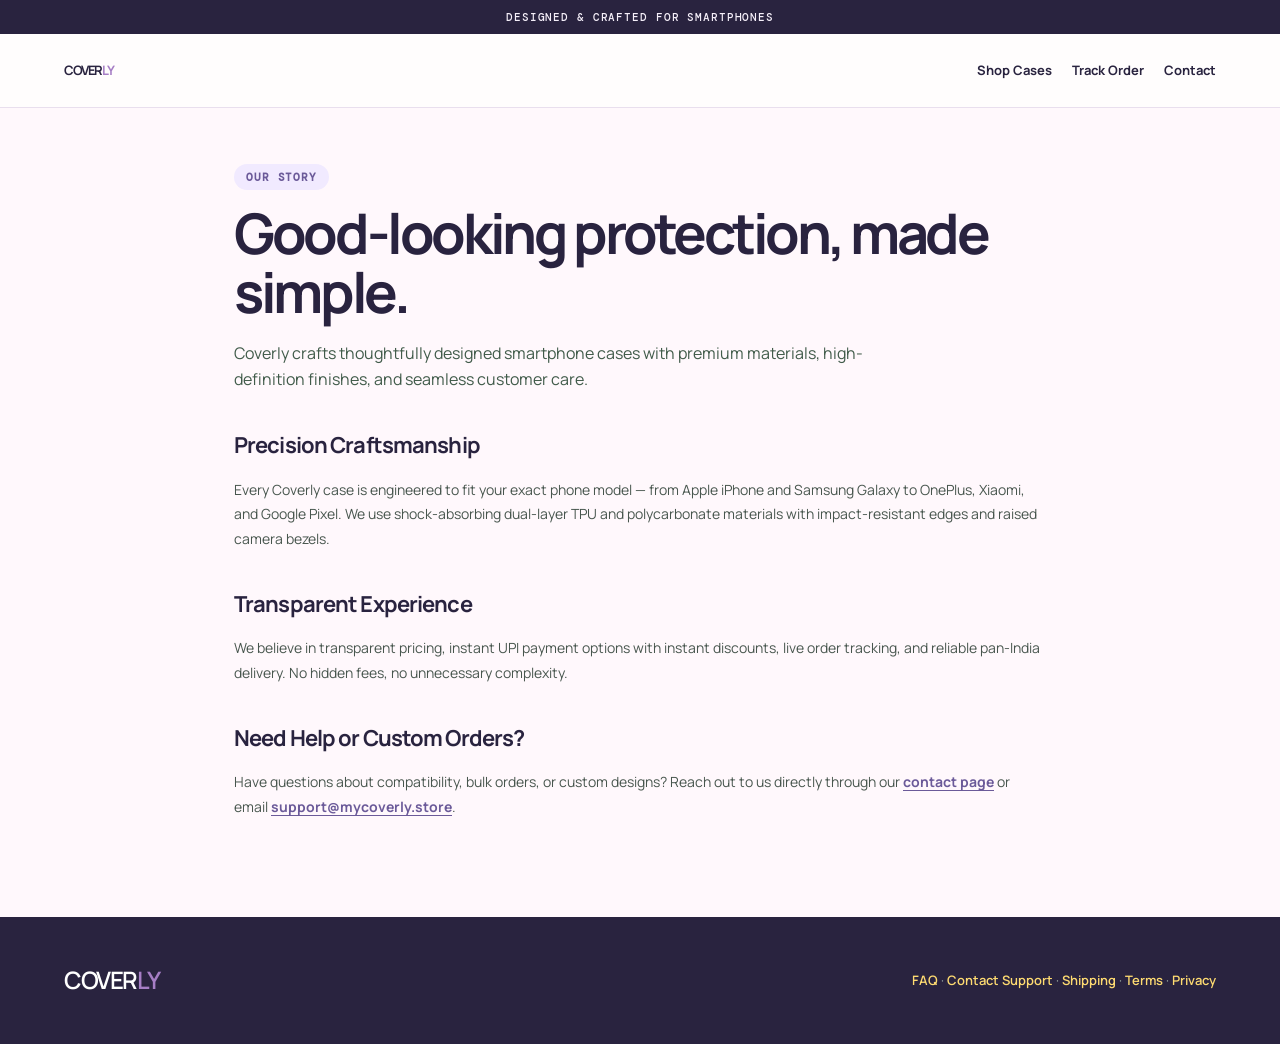
<file: pages/about.html>
<!doctype html>
<html lang="en">
<head>
  <meta charset="utf-8">
  <meta name="viewport" content="width=device-width,initial-scale=1">
  <title>About Us — Coverly</title>
  <link rel="stylesheet" href="page.css">
  <script src="../security.js" defer></script>
</head>
<body>
  <div class="bar">DESIGNED & CRAFTED FOR SMARTPHONES</div>
  <nav class="nav">
    <a class="logo" href="../index.html">COVER<i>LY</i></a>
    <div class="nav-links">
      <a href="../index.html#shop">Shop Cases</a>
      <a href="track-order.html">Track Order</a>
      <a href="contact.html">Contact</a>
    </div>
  </nav>

  <main class="wrap">
    <p class="kicker">Our Story</p>
    <h1>Good-looking protection, made simple.</h1>
    <p class="intro">Coverly crafts thoughtfully designed smartphone cases with premium materials, high-definition finishes, and seamless customer care.</p>

    <div class="content">
      <h2>Precision Craftsmanship</h2>
      <p>Every Coverly case is engineered to fit your exact phone model — from Apple iPhone and Samsung Galaxy to OnePlus, Xiaomi, and Google Pixel. We use shock-absorbing dual-layer TPU and polycarbonate materials with impact-resistant edges and raised camera bezels.</p>

      <h2>Transparent Experience</h2>
      <p>We believe in transparent pricing, instant UPI payment options with instant discounts, live order tracking, and reliable pan-India delivery. No hidden fees, no unnecessary complexity.</p>

      <h2>Need Help or Custom Orders?</h2>
      <p>Have questions about compatibility, bulk orders, or custom designs? Reach out to us directly through our <a href="contact.html">contact page</a> or email <a href="mailto:support@mycoverly.store">support@mycoverly.store</a>.</p>
    </div>
  </main>

  <footer class="footer">
    <a class="logo" href="../index.html">COVER<i>LY</i></a>
    <p><a href="faq.html">FAQ</a> · <a href="contact.html">Contact Support</a> · <a href="shipping.html">Shipping</a> · <a href="terms.html">Terms</a> · <a href="privacy.html">Privacy</a></p>
  </footer>
</body>
</html>
</file>
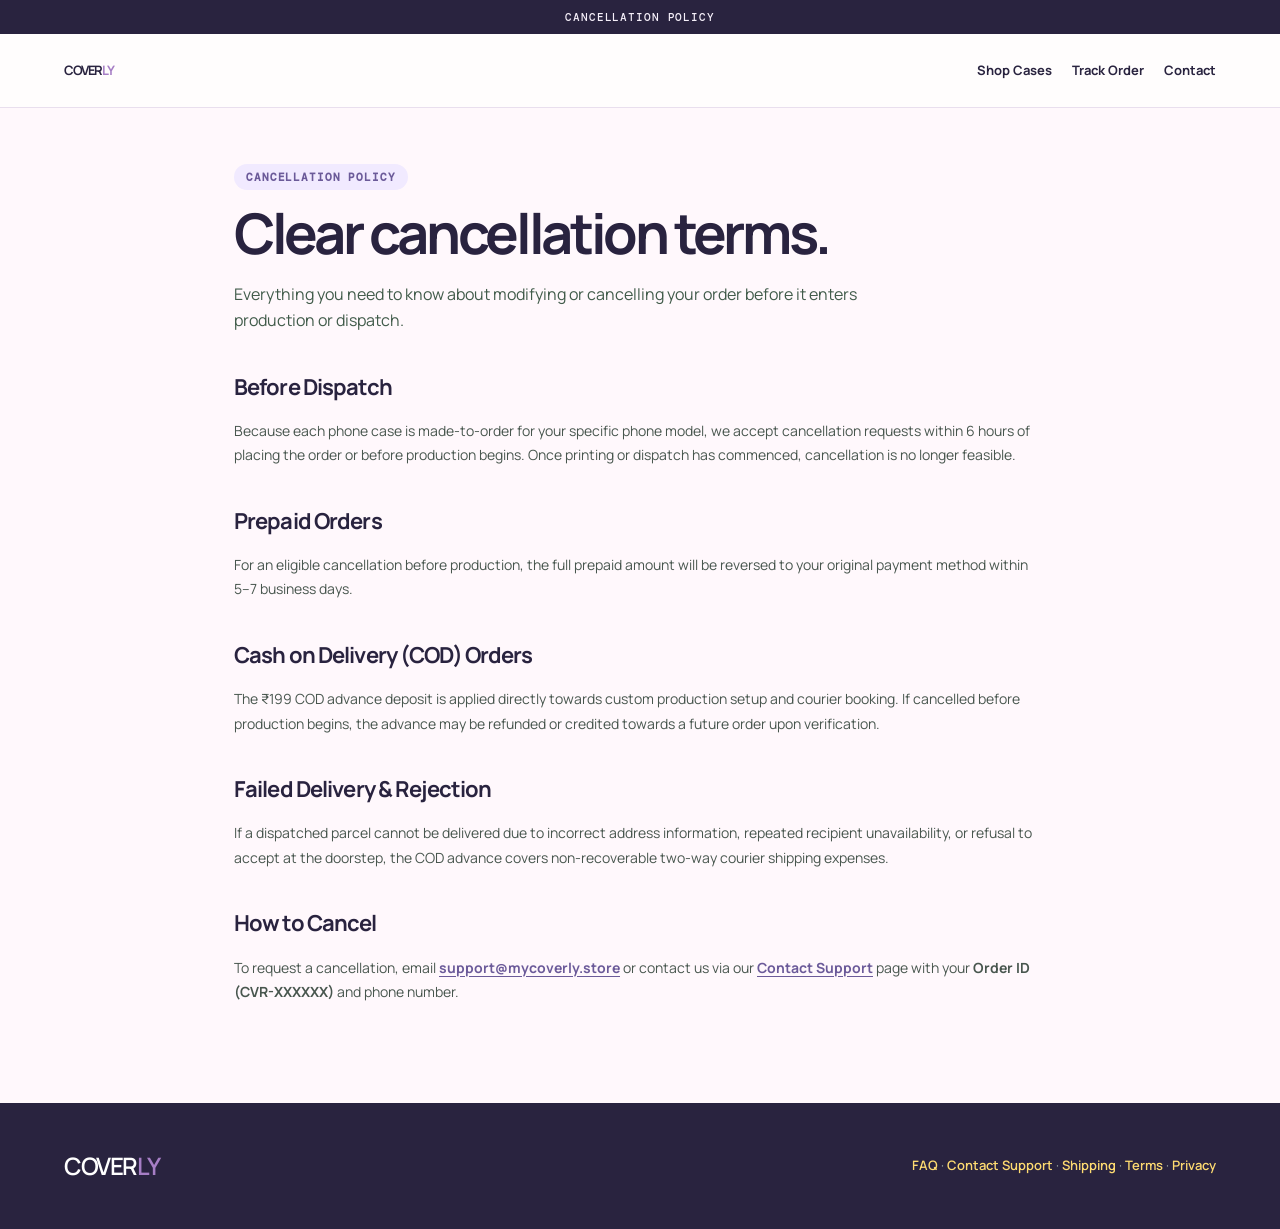
<file: pages/cancellation.html>
<!doctype html>
<html lang="en">
<head>
  <meta charset="utf-8">
  <meta name="viewport" content="width=device-width,initial-scale=1">
  <title>Cancellation Policy — Coverly</title>
  <link rel="stylesheet" href="page.css">
  <script src="../security.js" defer></script>
</head>
<body>
  <div class="bar">CANCELLATION POLICY</div>
  <nav class="nav">
    <a class="logo" href="../index.html">COVER<i>LY</i></a>
    <div class="nav-links">
      <a href="../index.html#shop">Shop Cases</a>
      <a href="track-order.html">Track Order</a>
      <a href="contact.html">Contact</a>
    </div>
  </nav>

  <main class="wrap">
    <p class="kicker">Cancellation Policy</p>
    <h1>Clear cancellation terms.</h1>
    <p class="intro">Everything you need to know about modifying or cancelling your order before it enters production or dispatch.</p>

    <div class="content">
      <h2>Before Dispatch</h2>
      <p>Because each phone case is made-to-order for your specific phone model, we accept cancellation requests within 6 hours of placing the order or before production begins. Once printing or dispatch has commenced, cancellation is no longer feasible.</p>

      <h2>Prepaid Orders</h2>
      <p>For an eligible cancellation before production, the full prepaid amount will be reversed to your original payment method within 5–7 business days.</p>

      <h2>Cash on Delivery (COD) Orders</h2>
      <p>The ₹199 COD advance deposit is applied directly towards custom production setup and courier booking. If cancelled before production begins, the advance may be refunded or credited towards a future order upon verification.</p>

      <h2>Failed Delivery & Rejection</h2>
      <p>If a dispatched parcel cannot be delivered due to incorrect address information, repeated recipient unavailability, or refusal to accept at the doorstep, the COD advance covers non-recoverable two-way courier shipping expenses.</p>

      <h2>How to Cancel</h2>
      <p>To request a cancellation, email <a href="mailto:support@mycoverly.store">support@mycoverly.store</a> or contact us via our <a href="contact.html">Contact Support</a> page with your <b>Order ID (CVR-XXXXXX)</b> and phone number.</p>
    </div>
  </main>

  <footer class="footer">
    <a class="logo" href="../index.html">COVER<i>LY</i></a>
    <p><a href="faq.html">FAQ</a> · <a href="contact.html">Contact Support</a> · <a href="shipping.html">Shipping</a> · <a href="terms.html">Terms</a> · <a href="privacy.html">Privacy</a></p>
  </footer>
</body>
</html>
</file>
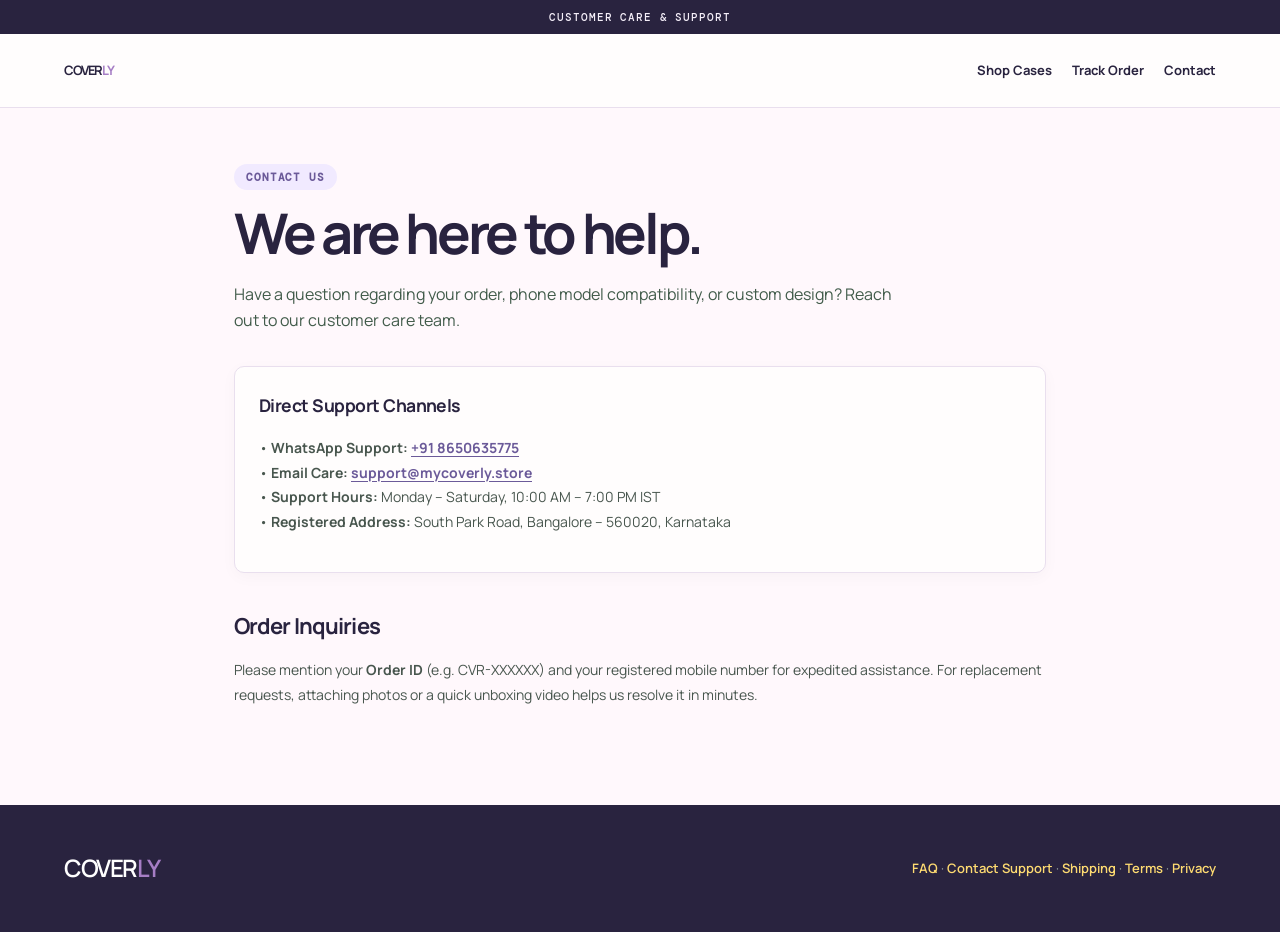
<file: pages/contact.html>
<!doctype html>
<html lang="en">
<head>
  <meta charset="utf-8">
  <meta name="viewport" content="width=device-width,initial-scale=1">
  <title>Contact Customer Care — Coverly</title>
  <link rel="stylesheet" href="page.css">
  <script src="../security.js" defer></script>
</head>
<body>
  <div class="bar">CUSTOMER CARE & SUPPORT</div>
  <nav class="nav">
    <a class="logo" href="../index.html">COVER<i>LY</i></a>
    <div class="nav-links">
      <a href="../index.html#shop">Shop Cases</a>
      <a href="track-order.html">Track Order</a>
      <a href="contact.html">Contact</a>
    </div>
  </nav>

  <main class="wrap">
    <p class="kicker">Contact Us</p>
    <h1>We are here to help.</h1>
    <p class="intro">Have a question regarding your order, phone model compatibility, or custom design? Reach out to our customer care team.</p>

    <div class="card">
      <h3>Direct Support Channels</h3>
      <p>
        • <b>WhatsApp Support:</b> <a href="https://wa.me/918650635775" target="_blank">+91 8650635775</a><br>
        • <b>Email Care:</b> <a href="mailto:support@mycoverly.store">support@mycoverly.store</a><br>
        • <b>Support Hours:</b> Monday – Saturday, 10:00 AM – 7:00 PM IST<br>
        • <b>Registered Address:</b> South Park Road, Bangalore – 560020, Karnataka
      </p>
    </div>

    <div class="content">
      <h2>Order Inquiries</h2>
      <p>Please mention your <b>Order ID</b> (e.g. CVR-XXXXXX) and your registered mobile number for expedited assistance. For replacement requests, attaching photos or a quick unboxing video helps us resolve it in minutes.</p>
    </div>
  </main>

  <footer class="footer">
    <a class="logo" href="../index.html">COVER<i>LY</i></a>
    <p><a href="faq.html">FAQ</a> · <a href="contact.html">Contact Support</a> · <a href="shipping.html">Shipping</a> · <a href="terms.html">Terms</a> · <a href="privacy.html">Privacy</a></p>
  </footer>
</body>
</html>
</file>
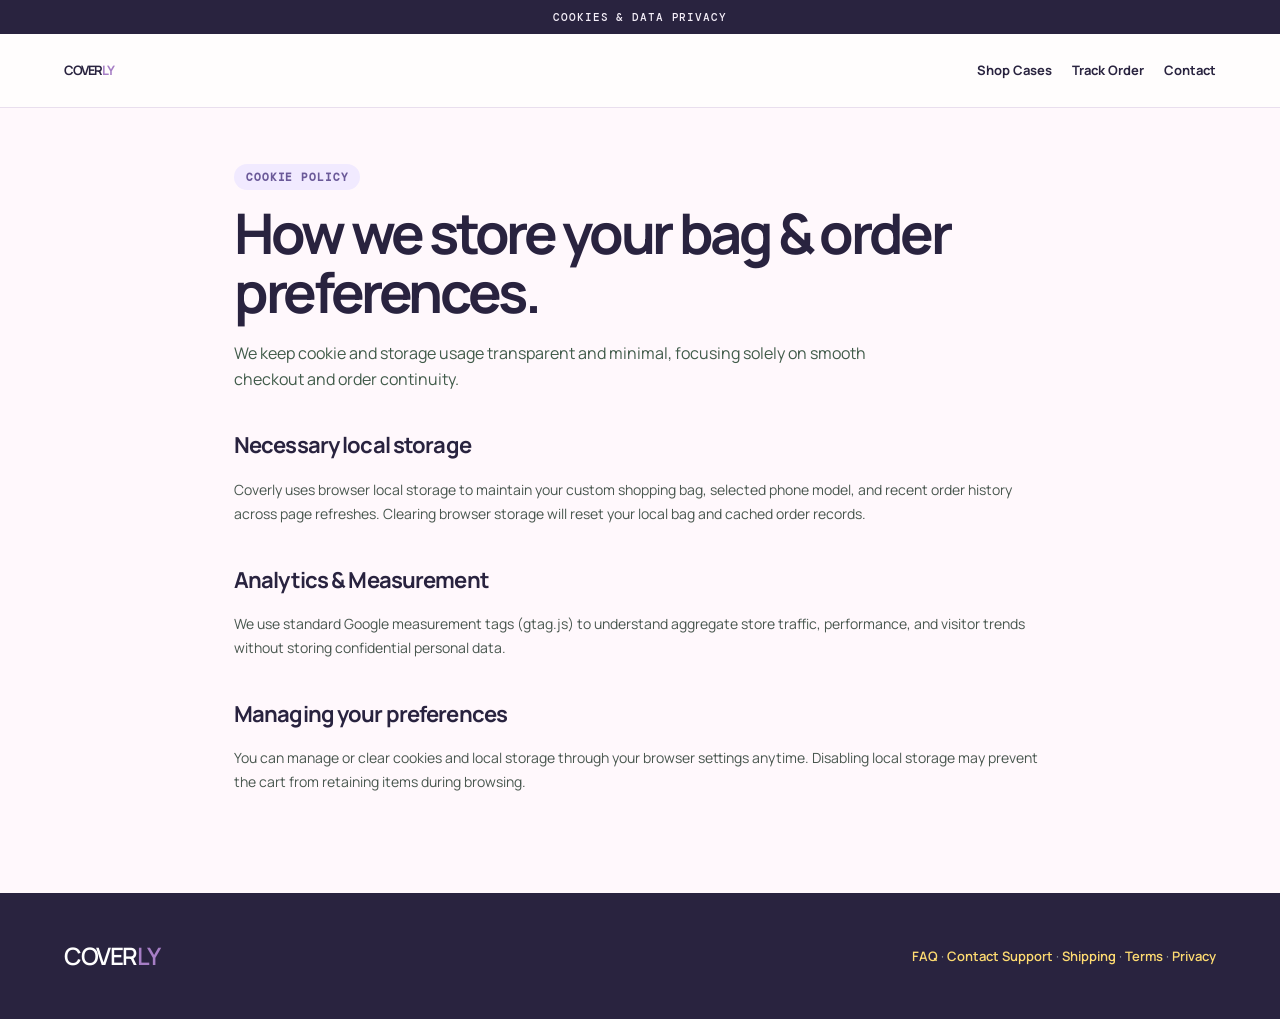
<file: pages/cookies.html>
<!doctype html>
<html lang="en">
<head>
  <meta charset="utf-8">
  <meta name="viewport" content="width=device-width,initial-scale=1">
  <title>Cookies & Local Storage — Coverly</title>
  <link rel="stylesheet" href="page.css">
  <script src="../security.js" defer></script>
</head>
<body>
  <div class="bar">COOKIES & DATA PRIVACY</div>
  <nav class="nav">
    <a class="logo" href="../index.html">COVER<i>LY</i></a>
    <div class="nav-links">
      <a href="../index.html#shop">Shop Cases</a>
      <a href="track-order.html">Track Order</a>
      <a href="contact.html">Contact</a>
    </div>
  </nav>

  <main class="wrap">
    <p class="kicker">Cookie Policy</p>
    <h1>How we store your bag & order preferences.</h1>
    <p class="intro">We keep cookie and storage usage transparent and minimal, focusing solely on smooth checkout and order continuity.</p>

    <div class="content">
      <h2>Necessary local storage</h2>
      <p>Coverly uses browser local storage to maintain your custom shopping bag, selected phone model, and recent order history across page refreshes. Clearing browser storage will reset your local bag and cached order records.</p>

      <h2>Analytics & Measurement</h2>
      <p>We use standard Google measurement tags (gtag.js) to understand aggregate store traffic, performance, and visitor trends without storing confidential personal data.</p>

      <h2>Managing your preferences</h2>
      <p>You can manage or clear cookies and local storage through your browser settings anytime. Disabling local storage may prevent the cart from retaining items during browsing.</p>
    </div>
  </main>

  <footer class="footer">
    <a class="logo" href="../index.html">COVER<i>LY</i></a>
    <p><a href="faq.html">FAQ</a> · <a href="contact.html">Contact Support</a> · <a href="shipping.html">Shipping</a> · <a href="terms.html">Terms</a> · <a href="privacy.html">Privacy</a></p>
  </footer>
</body>
</html>
</file>
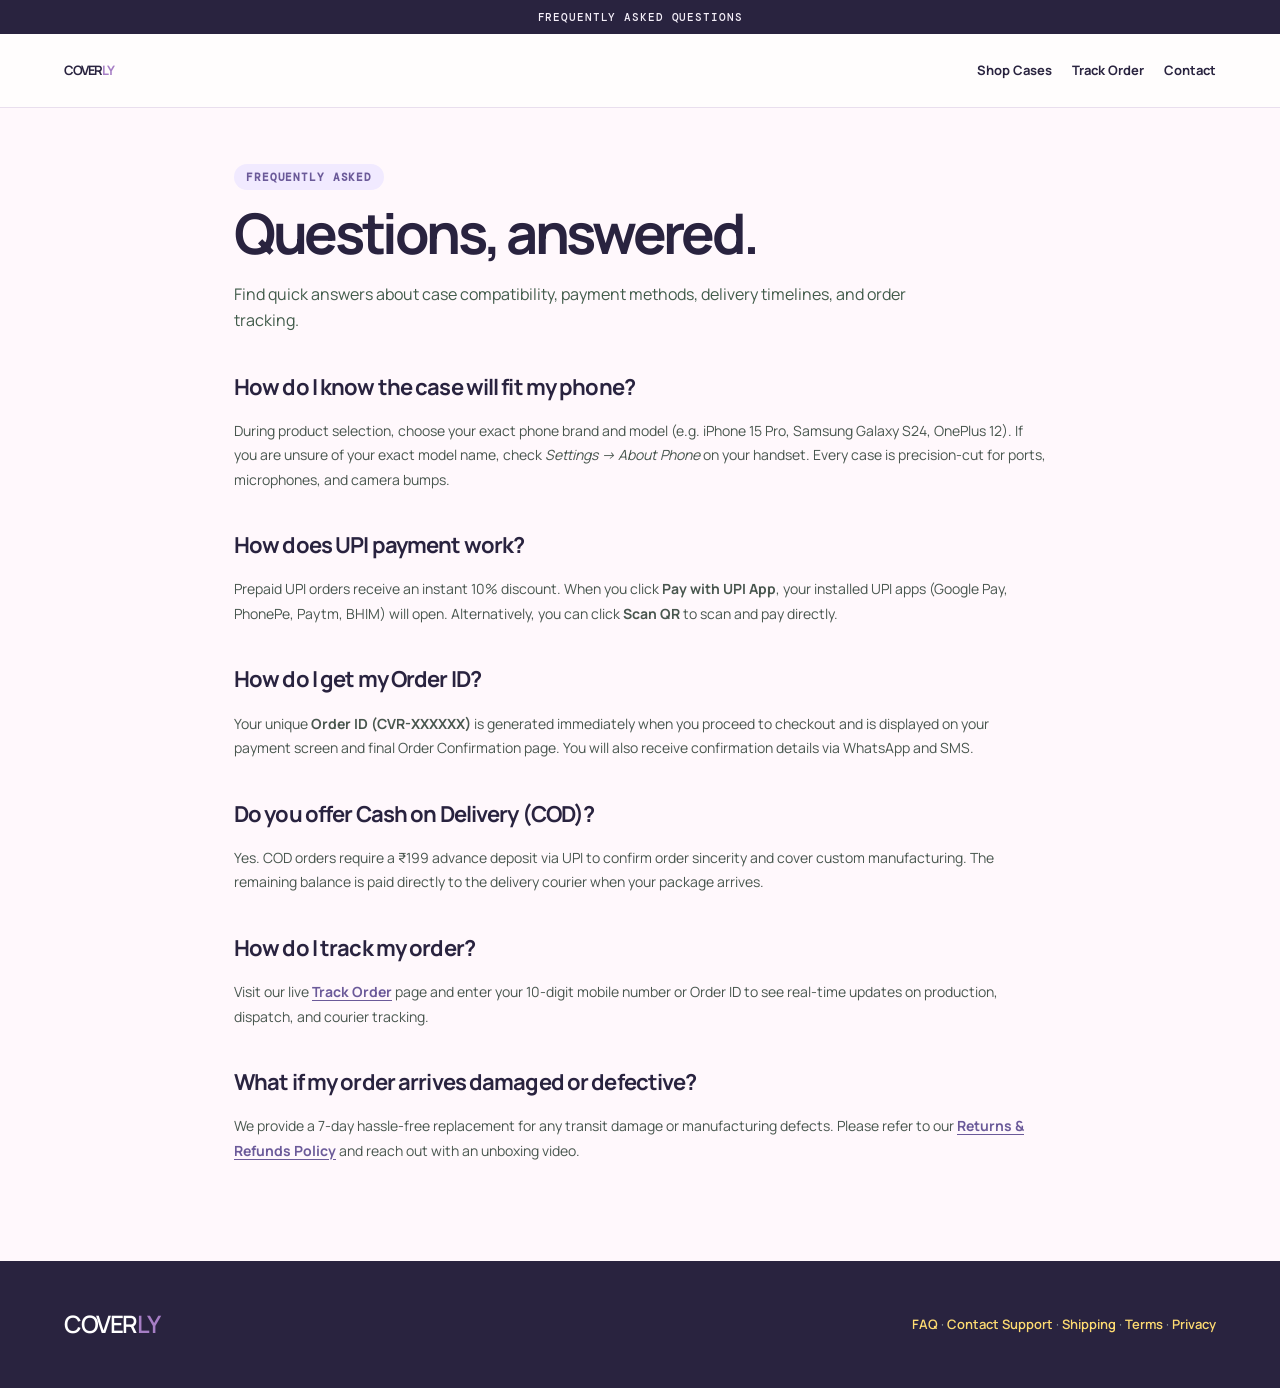
<file: pages/faq.html>
<!doctype html>
<html lang="en">
<head>
  <meta charset="utf-8">
  <meta name="viewport" content="width=device-width,initial-scale=1">
  <title>Frequently Asked Questions — Coverly</title>
  <link rel="stylesheet" href="page.css">
  <script src="../security.js" defer></script>
</head>
<body>
  <div class="bar">FREQUENTLY ASKED QUESTIONS</div>
  <nav class="nav">
    <a class="logo" href="../index.html">COVER<i>LY</i></a>
    <div class="nav-links">
      <a href="../index.html#shop">Shop Cases</a>
      <a href="track-order.html">Track Order</a>
      <a href="contact.html">Contact</a>
    </div>
  </nav>

  <main class="wrap">
    <p class="kicker">Frequently Asked</p>
    <h1>Questions, answered.</h1>
    <p class="intro">Find quick answers about case compatibility, payment methods, delivery timelines, and order tracking.</p>

    <div class="content">
      <h2>How do I know the case will fit my phone?</h2>
      <p>During product selection, choose your exact phone brand and model (e.g. iPhone 15 Pro, Samsung Galaxy S24, OnePlus 12). If you are unsure of your exact model name, check <i>Settings → About Phone</i> on your handset. Every case is precision-cut for ports, microphones, and camera bumps.</p>

      <h2>How does UPI payment work?</h2>
      <p>Prepaid UPI orders receive an instant 10% discount. When you click <b>Pay with UPI App</b>, your installed UPI apps (Google Pay, PhonePe, Paytm, BHIM) will open. Alternatively, you can click <b>Scan QR</b> to scan and pay directly.</p>

      <h2>How do I get my Order ID?</h2>
      <p>Your unique <b>Order ID (CVR-XXXXXX)</b> is generated immediately when you proceed to checkout and is displayed on your payment screen and final Order Confirmation page. You will also receive confirmation details via WhatsApp and SMS.</p>

      <h2>Do you offer Cash on Delivery (COD)?</h2>
      <p>Yes. COD orders require a ₹199 advance deposit via UPI to confirm order sincerity and cover custom manufacturing. The remaining balance is paid directly to the delivery courier when your package arrives.</p>

      <h2>How do I track my order?</h2>
      <p>Visit our live <a href="track-order.html">Track Order</a> page and enter your 10-digit mobile number or Order ID to see real-time updates on production, dispatch, and courier tracking.</p>

      <h2>What if my order arrives damaged or defective?</h2>
      <p>We provide a 7-day hassle-free replacement for any transit damage or manufacturing defects. Please refer to our <a href="returns-refunds.html">Returns & Refunds Policy</a> and reach out with an unboxing video.</p>
    </div>
  </main>

  <footer class="footer">
    <a class="logo" href="../index.html">COVER<i>LY</i></a>
    <p><a href="faq.html">FAQ</a> · <a href="contact.html">Contact Support</a> · <a href="shipping.html">Shipping</a> · <a href="terms.html">Terms</a> · <a href="privacy.html">Privacy</a></p>
  </footer>
</body>
</html>
</file>
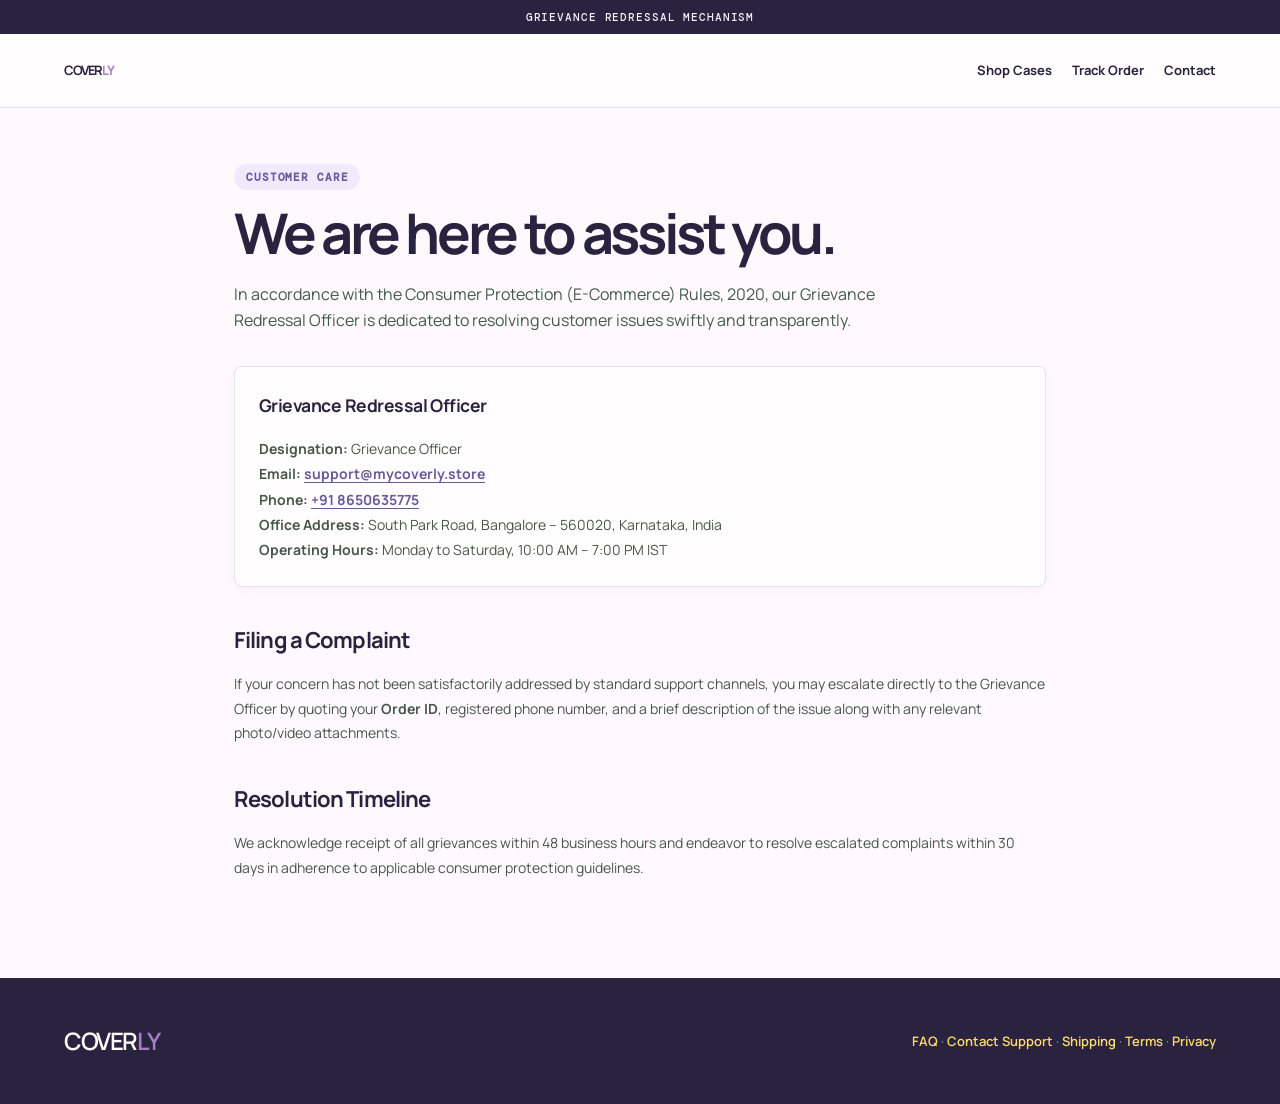
<file: pages/grievance-redressal.html>
<!doctype html>
<html lang="en">
<head>
  <meta charset="utf-8">
  <meta name="viewport" content="width=device-width,initial-scale=1">
  <title>Grievance Redressal — Coverly</title>
  <link rel="stylesheet" href="page.css">
  <script src="../security.js" defer></script>
</head>
<body>
  <div class="bar">GRIEVANCE REDRESSAL MECHANISM</div>
  <nav class="nav">
    <a class="logo" href="../index.html">COVER<i>LY</i></a>
    <div class="nav-links">
      <a href="../index.html#shop">Shop Cases</a>
      <a href="track-order.html">Track Order</a>
      <a href="contact.html">Contact</a>
    </div>
  </nav>

  <main class="wrap">
    <p class="kicker">Customer Care</p>
    <h1>We are here to assist you.</h1>
    <p class="intro">In accordance with the Consumer Protection (E-Commerce) Rules, 2020, our Grievance Redressal Officer is dedicated to resolving customer issues swiftly and transparently.</p>

    <div class="card" style="background: var(--paper); border: 1px solid var(--line); border-radius: 8px; padding: 24px; margin: 24px 0;">
      <h3 style="margin-top: 0; color: var(--ink);">Grievance Redressal Officer</h3>
      <p style="line-height: 1.8; margin-bottom: 0;">
        <b>Designation:</b> Grievance Officer<br>
        <b>Email:</b> <a href="mailto:support@mycoverly.store">support@mycoverly.store</a><br>
        <b>Phone:</b> <a href="tel:+918650635775">+91 8650635775</a><br>
        <b>Office Address:</b> South Park Road, Bangalore – 560020, Karnataka, India<br>
        <b>Operating Hours:</b> Monday to Saturday, 10:00 AM – 7:00 PM IST
      </p>
    </div>

    <div class="content">
      <h2>Filing a Complaint</h2>
      <p>If your concern has not been satisfactorily addressed by standard support channels, you may escalate directly to the Grievance Officer by quoting your <b>Order ID</b>, registered phone number, and a brief description of the issue along with any relevant photo/video attachments.</p>

      <h2>Resolution Timeline</h2>
      <p>We acknowledge receipt of all grievances within 48 business hours and endeavor to resolve escalated complaints within 30 days in adherence to applicable consumer protection guidelines.</p>
    </div>
  </main>

  <footer class="footer">
    <a class="logo" href="../index.html">COVER<i>LY</i></a>
    <p><a href="faq.html">FAQ</a> · <a href="contact.html">Contact Support</a> · <a href="shipping.html">Shipping</a> · <a href="terms.html">Terms</a> · <a href="privacy.html">Privacy</a></p>
  </footer>
</body>
</html>
</file>
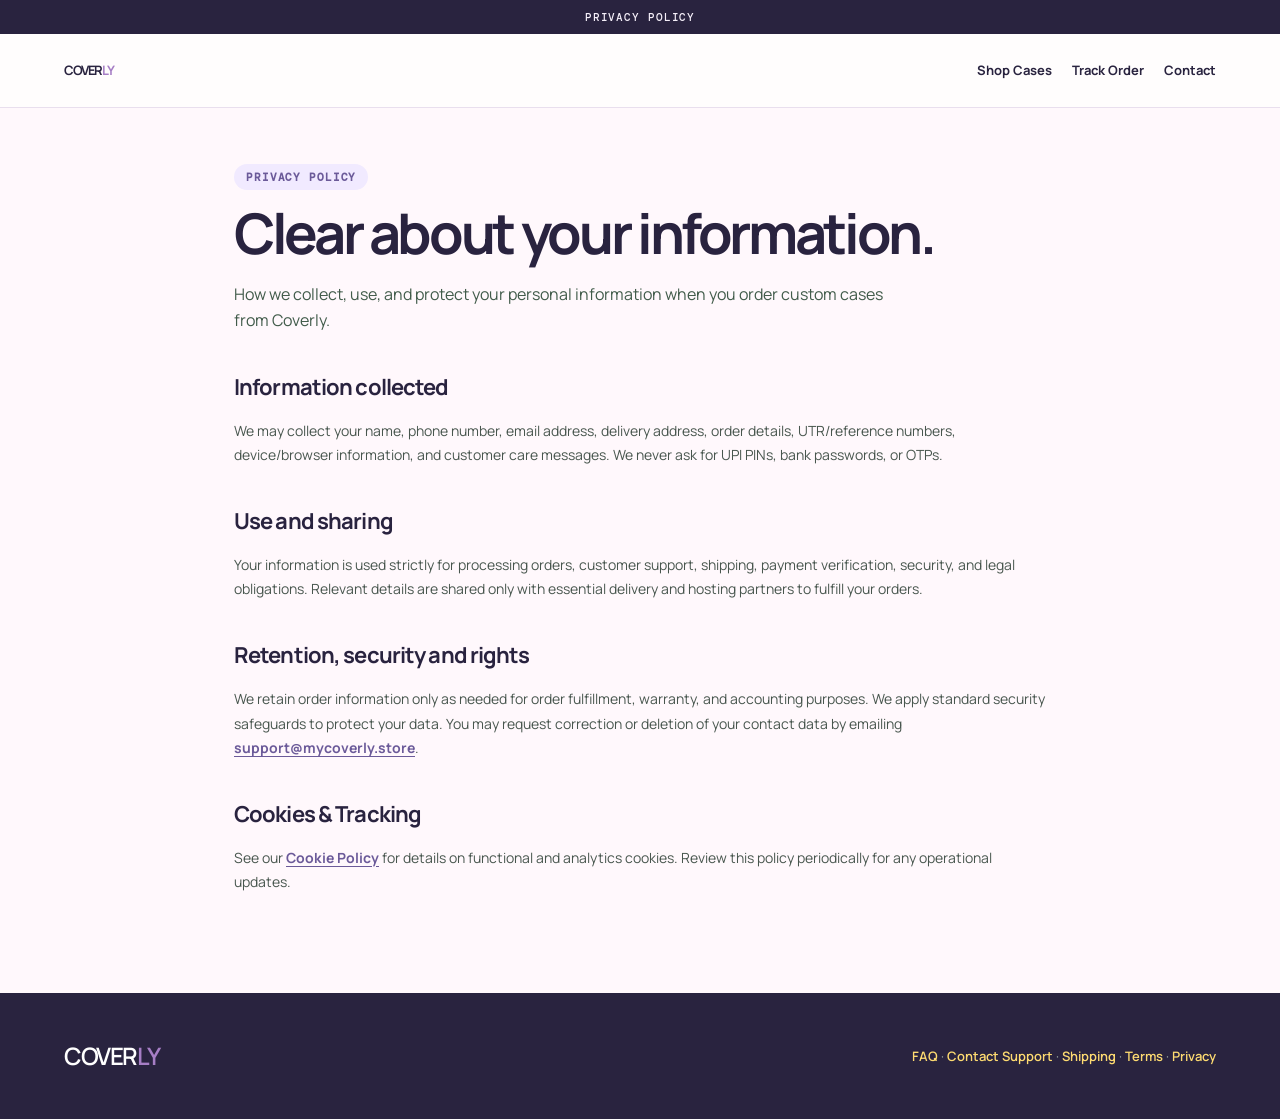
<file: pages/privacy.html>
<!doctype html>
<html lang="en">
<head>
  <meta charset="utf-8">
  <meta name="viewport" content="width=device-width,initial-scale=1">
  <title>Privacy Policy — Coverly</title>
  <link rel="stylesheet" href="page.css">
  <script src="../security.js" defer></script>
</head>
<body>
  <div class="bar">PRIVACY POLICY</div>
  <nav class="nav">
    <a class="logo" href="../index.html">COVER<i>LY</i></a>
    <div class="nav-links">
      <a href="../index.html#shop">Shop Cases</a>
      <a href="track-order.html">Track Order</a>
      <a href="contact.html">Contact</a>
    </div>
  </nav>

  <main class="wrap">
    <p class="kicker">Privacy Policy</p>
    <h1>Clear about your information.</h1>
    <p class="intro">How we collect, use, and protect your personal information when you order custom cases from Coverly.</p>

    <div class="content">
      <h2>Information collected</h2>
      <p>We may collect your name, phone number, email address, delivery address, order details, UTR/reference numbers, device/browser information, and customer care messages. We never ask for UPI PINs, bank passwords, or OTPs.</p>

      <h2>Use and sharing</h2>
      <p>Your information is used strictly for processing orders, customer support, shipping, payment verification, security, and legal obligations. Relevant details are shared only with essential delivery and hosting partners to fulfill your orders.</p>

      <h2>Retention, security and rights</h2>
      <p>We retain order information only as needed for order fulfillment, warranty, and accounting purposes. We apply standard security safeguards to protect your data. You may request correction or deletion of your contact data by emailing <a href="mailto:support@mycoverly.store">support@mycoverly.store</a>.</p>

      <h2>Cookies & Tracking</h2>
      <p>See our <a href="cookies.html">Cookie Policy</a> for details on functional and analytics cookies. Review this policy periodically for any operational updates.</p>
    </div>
  </main>

  <footer class="footer">
    <a class="logo" href="../index.html">COVER<i>LY</i></a>
    <p><a href="faq.html">FAQ</a> · <a href="contact.html">Contact Support</a> · <a href="shipping.html">Shipping</a> · <a href="terms.html">Terms</a> · <a href="privacy.html">Privacy</a></p>
  </footer>
</body>
</html>
</file>
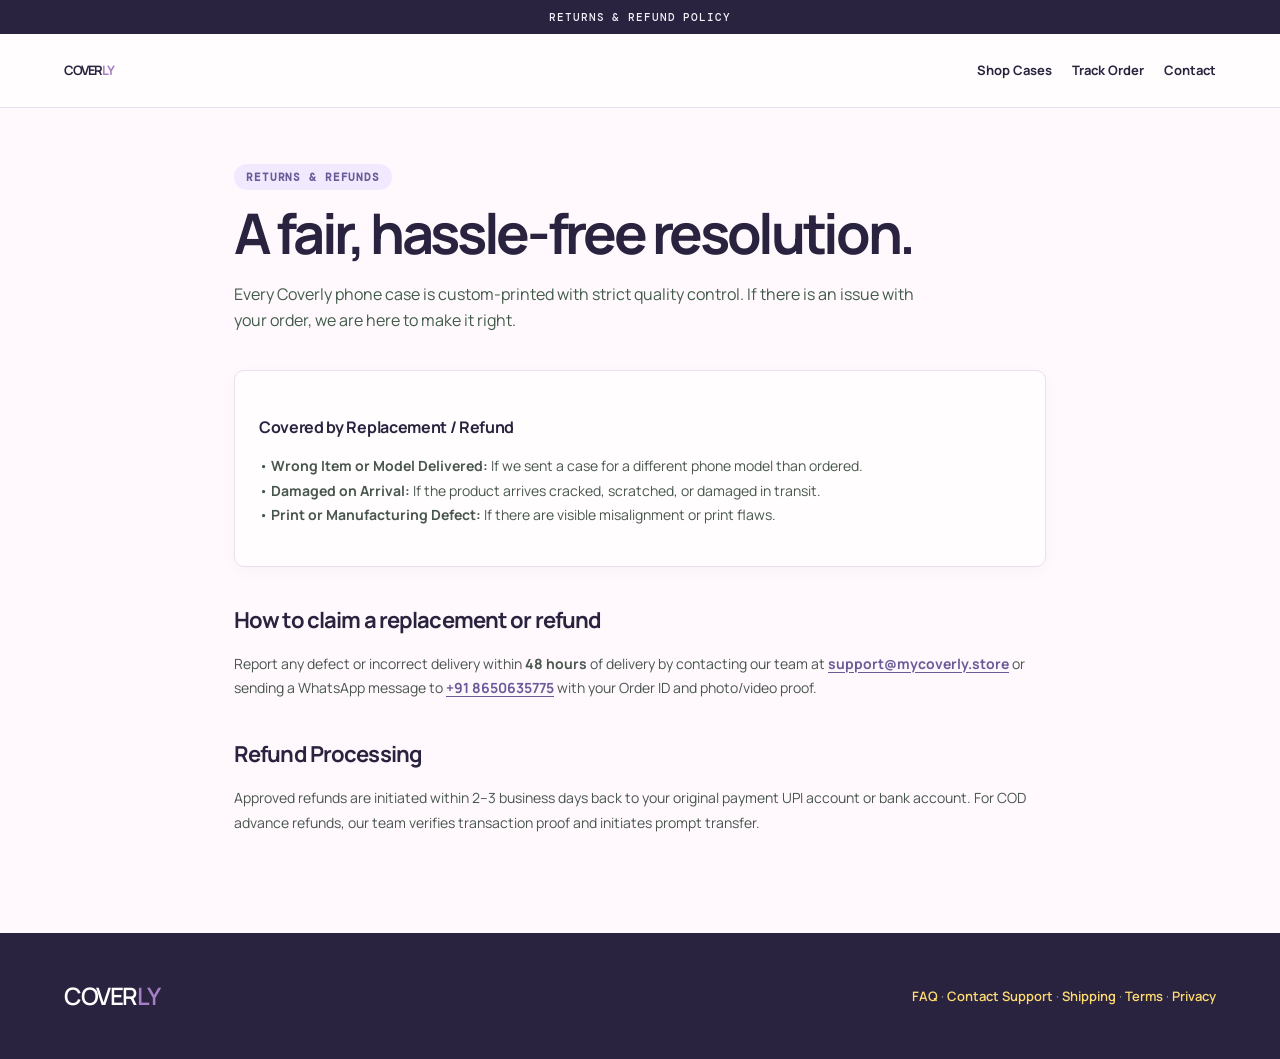
<file: pages/returns-refunds.html>
<!doctype html>
<html lang="en">
<head>
  <meta charset="utf-8">
  <meta name="viewport" content="width=device-width,initial-scale=1">
  <title>Returns & Refunds — Coverly</title>
  <link rel="stylesheet" href="page.css">
  <script src="../security.js" defer></script>
</head>
<body>
  <div class="bar">RETURNS & REFUND POLICY</div>
  <nav class="nav">
    <a class="logo" href="../index.html">COVER<i>LY</i></a>
    <div class="nav-links">
      <a href="../index.html#shop">Shop Cases</a>
      <a href="track-order.html">Track Order</a>
      <a href="contact.html">Contact</a>
    </div>
  </nav>

  <main class="wrap">
    <p class="kicker">Returns & Refunds</p>
    <h1>A fair, hassle-free resolution.</h1>
    <p class="intro">Every Coverly phone case is custom-printed with strict quality control. If there is an issue with your order, we are here to make it right.</p>

    <div class="content">
      <div class="card">
        <h3>Covered by Replacement / Refund</h3>
        <p>
          • <b>Wrong Item or Model Delivered:</b> If we sent a case for a different phone model than ordered.<br>
          • <b>Damaged on Arrival:</b> If the product arrives cracked, scratched, or damaged in transit.<br>
          • <b>Print or Manufacturing Defect:</b> If there are visible misalignment or print flaws.
        </p>
      </div>

      <h2>How to claim a replacement or refund</h2>
      <p>Report any defect or incorrect delivery within <b>48 hours</b> of delivery by contacting our team at <a href="mailto:support@mycoverly.store">support@mycoverly.store</a> or sending a WhatsApp message to <a href="https://wa.me/918650635775" target="_blank">+91 8650635775</a> with your Order ID and photo/video proof.</p>

      <h2>Refund Processing</h2>
      <p>Approved refunds are initiated within 2–3 business days back to your original payment UPI account or bank account. For COD advance refunds, our team verifies transaction proof and initiates prompt transfer.</p>
    </div>
  </main>

  <footer class="footer">
    <a class="logo" href="../index.html">COVER<i>LY</i></a>
    <p><a href="faq.html">FAQ</a> · <a href="contact.html">Contact Support</a> · <a href="shipping.html">Shipping</a> · <a href="terms.html">Terms</a> · <a href="privacy.html">Privacy</a></p>
  </footer>
</body>
</html>
</file>
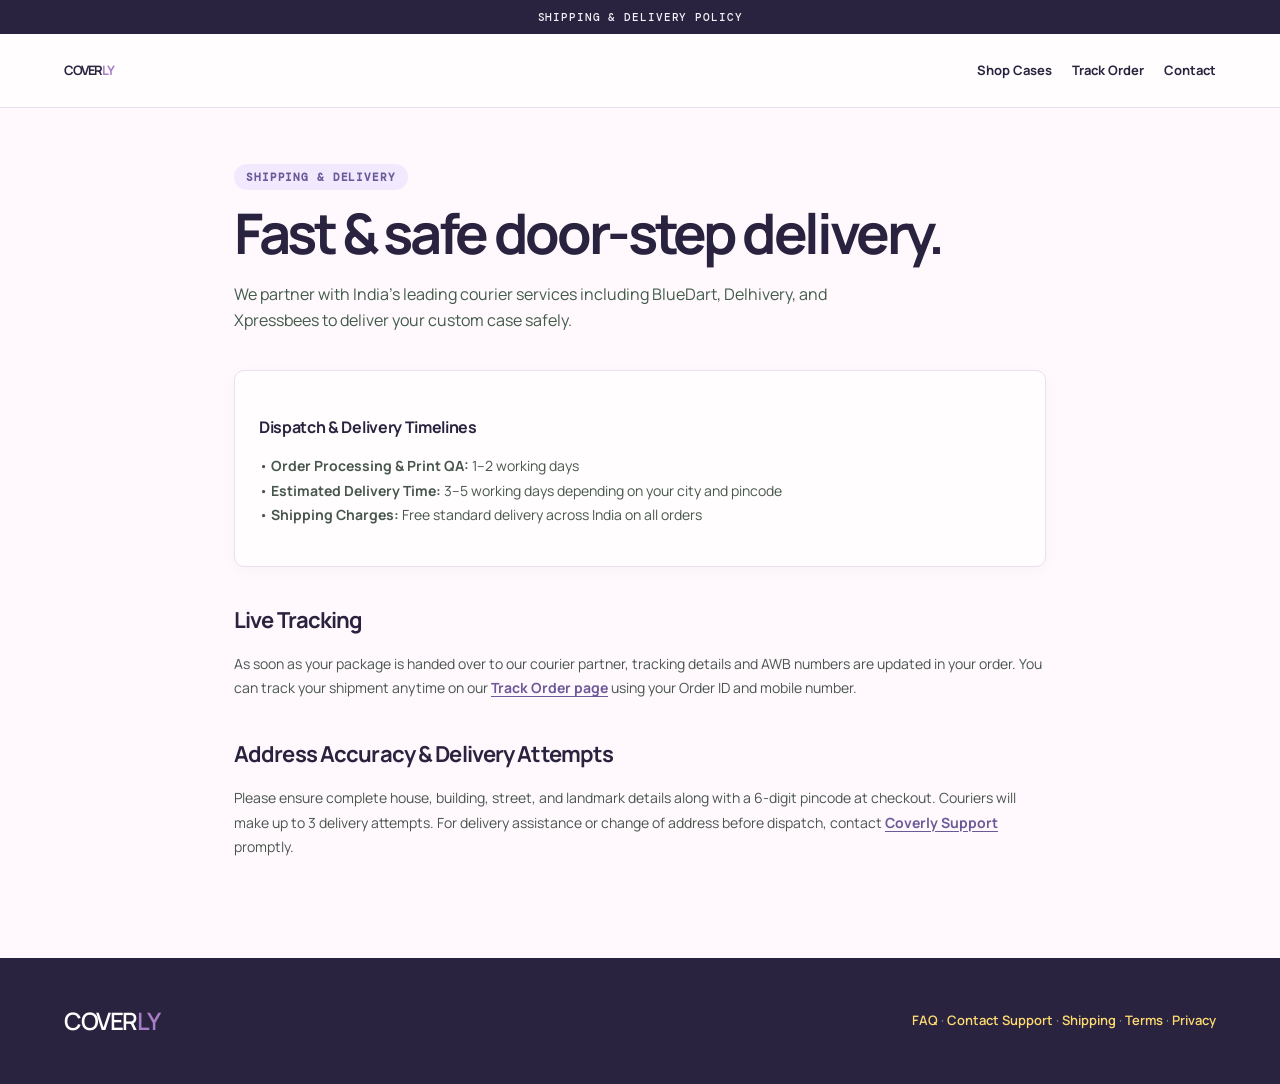
<file: pages/shipping.html>
<!doctype html>
<html lang="en">
<head>
  <meta charset="utf-8">
  <meta name="viewport" content="width=device-width,initial-scale=1">
  <title>Shipping Policy — Coverly</title>
  <link rel="stylesheet" href="page.css">
  <script src="../security.js" defer></script>
</head>
<body>
  <div class="bar">SHIPPING & DELIVERY POLICY</div>
  <nav class="nav">
    <a class="logo" href="../index.html">COVER<i>LY</i></a>
    <div class="nav-links">
      <a href="../index.html#shop">Shop Cases</a>
      <a href="track-order.html">Track Order</a>
      <a href="contact.html">Contact</a>
    </div>
  </nav>

  <main class="wrap">
    <p class="kicker">Shipping & Delivery</p>
    <h1>Fast & safe door-step delivery.</h1>
    <p class="intro">We partner with India's leading courier services including BlueDart, Delhivery, and Xpressbees to deliver your custom case safely.</p>

    <div class="content">
      <div class="card">
        <h3>Dispatch & Delivery Timelines</h3>
        <p>
          • <b>Order Processing & Print QA:</b> 1–2 working days<br>
          • <b>Estimated Delivery Time:</b> 3–5 working days depending on your city and pincode<br>
          • <b>Shipping Charges:</b> Free standard delivery across India on all orders
        </p>
      </div>

      <h2>Live Tracking</h2>
      <p>As soon as your package is handed over to our courier partner, tracking details and AWB numbers are updated in your order. You can track your shipment anytime on our <a href="track-order.html">Track Order page</a> using your Order ID and mobile number.</p>

      <h2>Address Accuracy & Delivery Attempts</h2>
      <p>Please ensure complete house, building, street, and landmark details along with a 6-digit pincode at checkout. Couriers will make up to 3 delivery attempts. For delivery assistance or change of address before dispatch, contact <a href="contact.html">Coverly Support</a> promptly.</p>
    </div>
  </main>

  <footer class="footer">
    <a class="logo" href="../index.html">COVER<i>LY</i></a>
    <p><a href="faq.html">FAQ</a> · <a href="contact.html">Contact Support</a> · <a href="shipping.html">Shipping</a> · <a href="terms.html">Terms</a> · <a href="privacy.html">Privacy</a></p>
  </footer>
</body>
</html>
</file>
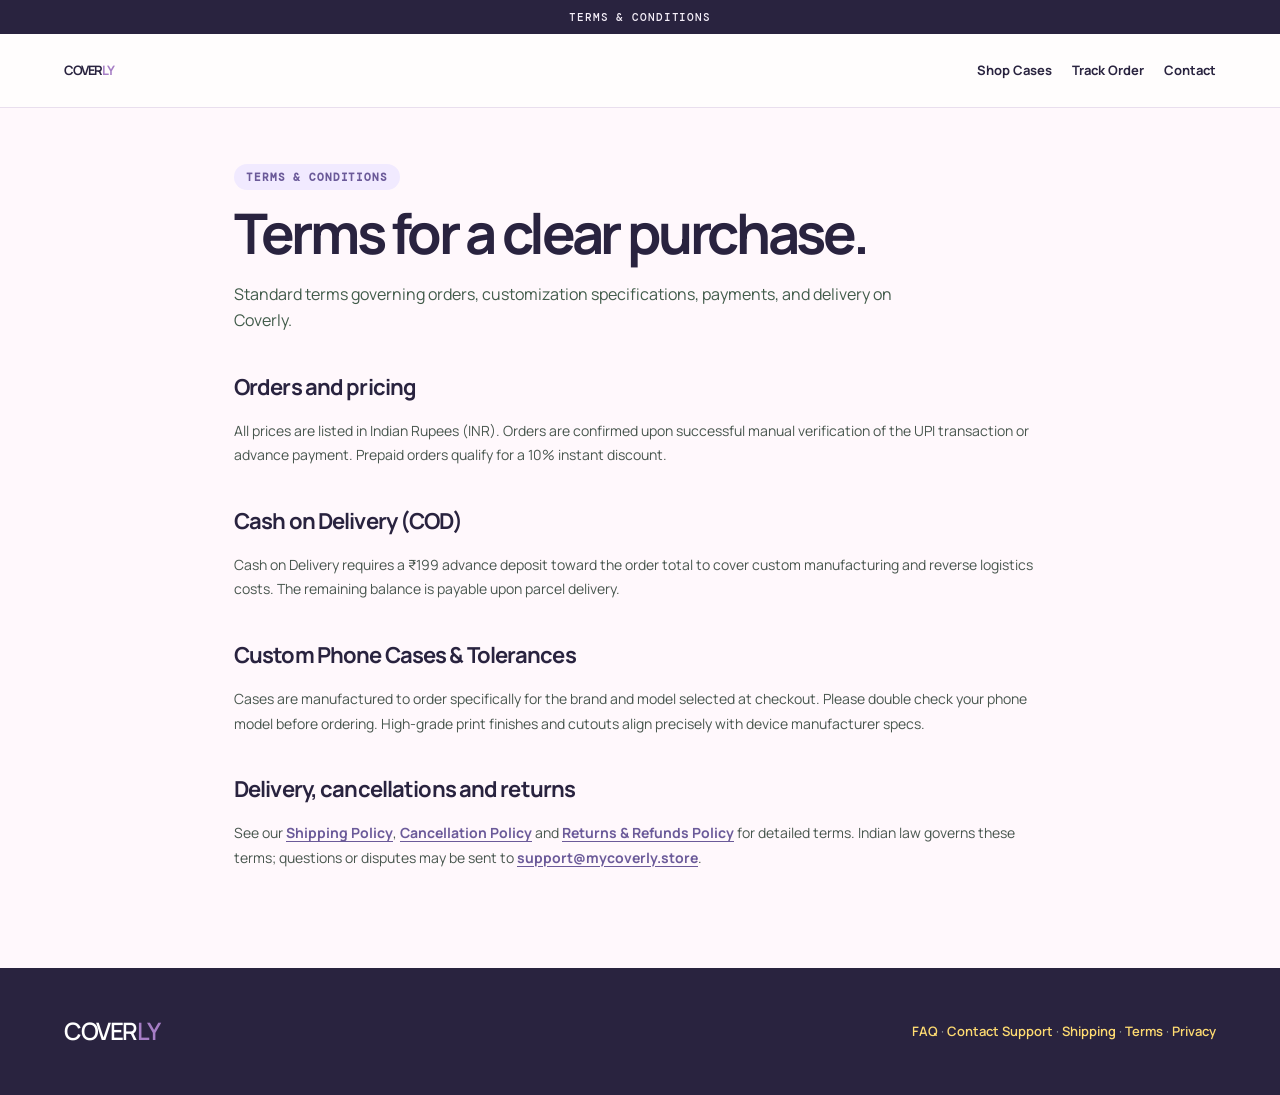
<file: pages/terms.html>
<!doctype html>
<html lang="en">
<head>
  <meta charset="utf-8">
  <meta name="viewport" content="width=device-width,initial-scale=1">
  <title>Terms & Conditions — Coverly</title>
  <link rel="stylesheet" href="page.css">
  <script src="../security.js" defer></script>
</head>
<body>
  <div class="bar">TERMS & CONDITIONS</div>
  <nav class="nav">
    <a class="logo" href="../index.html">COVER<i>LY</i></a>
    <div class="nav-links">
      <a href="../index.html#shop">Shop Cases</a>
      <a href="track-order.html">Track Order</a>
      <a href="contact.html">Contact</a>
    </div>
  </nav>

  <main class="wrap">
    <p class="kicker">Terms & Conditions</p>
    <h1>Terms for a clear purchase.</h1>
    <p class="intro">Standard terms governing orders, customization specifications, payments, and delivery on Coverly.</p>

    <div class="content">
      <h2>Orders and pricing</h2>
      <p>All prices are listed in Indian Rupees (INR). Orders are confirmed upon successful manual verification of the UPI transaction or advance payment. Prepaid orders qualify for a 10% instant discount.</p>

      <h2>Cash on Delivery (COD)</h2>
      <p>Cash on Delivery requires a ₹199 advance deposit toward the order total to cover custom manufacturing and reverse logistics costs. The remaining balance is payable upon parcel delivery.</p>

      <h2>Custom Phone Cases & Tolerances</h2>
      <p>Cases are manufactured to order specifically for the brand and model selected at checkout. Please double check your phone model before ordering. High-grade print finishes and cutouts align precisely with device manufacturer specs.</p>

      <h2>Delivery, cancellations and returns</h2>
      <p>See our <a href="shipping.html">Shipping Policy</a>, <a href="cancellation.html">Cancellation Policy</a> and <a href="returns-refunds.html">Returns & Refunds Policy</a> for detailed terms. Indian law governs these terms; questions or disputes may be sent to <a href="mailto:support@mycoverly.store">support@mycoverly.store</a>.</p>
    </div>
  </main>

  <footer class="footer">
    <a class="logo" href="../index.html">COVER<i>LY</i></a>
    <p><a href="faq.html">FAQ</a> · <a href="contact.html">Contact Support</a> · <a href="shipping.html">Shipping</a> · <a href="terms.html">Terms</a> · <a href="privacy.html">Privacy</a></p>
  </footer>
</body>
</html>
</file>
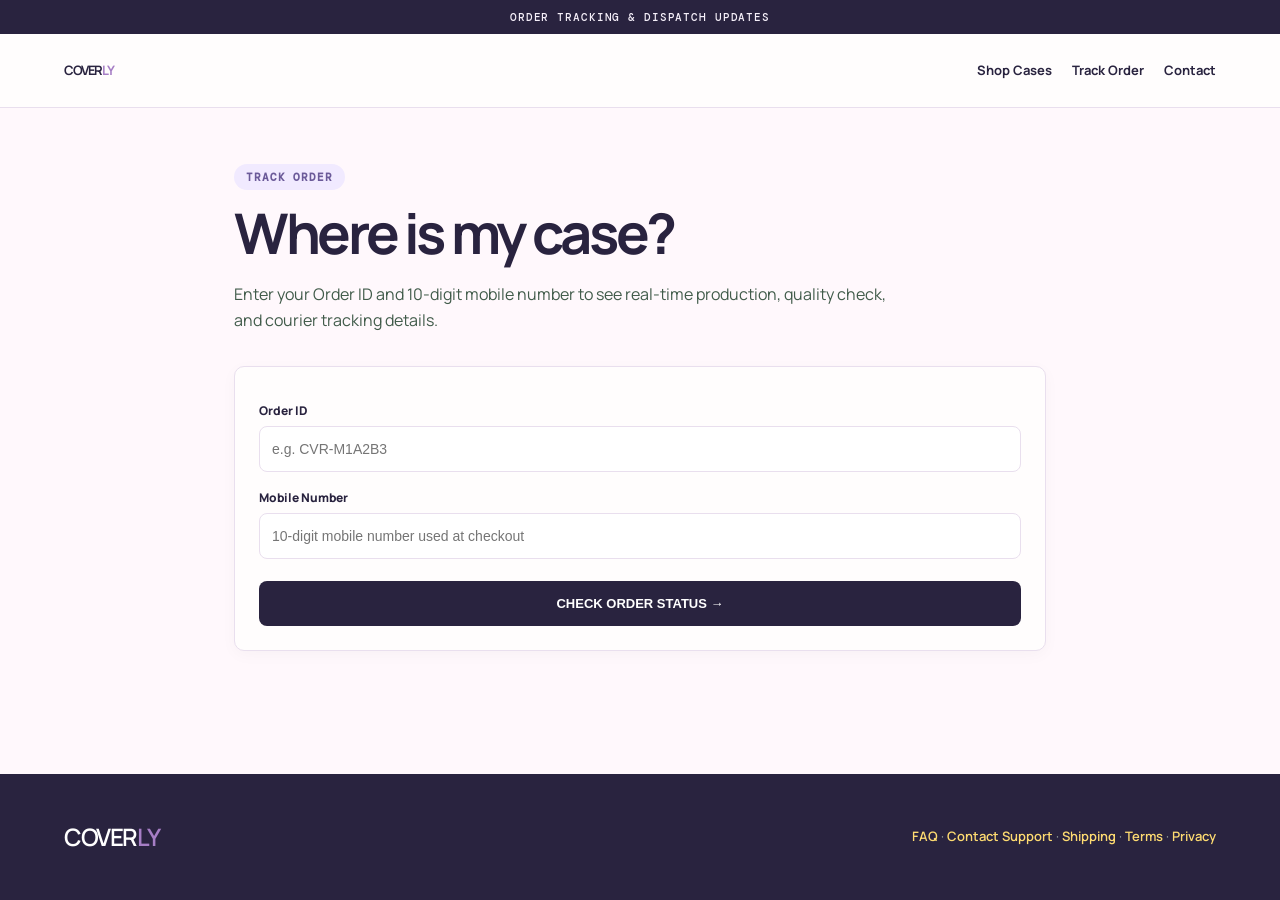
<file: pages/track-order.html>
<!doctype html>
<html lang="en">
<head>
  <meta charset="utf-8">
  <meta name="viewport" content="width=device-width,initial-scale=1">
  <title>Track Order — Coverly</title>
  <link rel="stylesheet" href="page.css">
  <script src="../security.js" defer></script>
  <style>
    .track-form {
      display: grid;
      gap: 16px;
      margin-top: 10px;
    }
    .track-form label {
      display: block;
      font-size: 12px;
      font-weight: 800;
      color: var(--ink);
    }
    .track-form input {
      display: block;
      width: 100%;
      margin-top: 6px;
      padding: 14px 12px;
      border: 1px solid var(--line);
      border-radius: 8px;
      background: #fff;
      font-size: 14px;
      outline: none;
    }
    .track-form input:focus {
      border-color: var(--pine);
      box-shadow: 0 0 0 3px #f1eaff;
    }
    .track-btn {
      width: 100%;
      padding: 15px;
      background: var(--ink);
      color: white;
      border: 0;
      border-radius: 8px;
      font-size: 13px;
      font-weight: 800;
      cursor: pointer;
      margin-top: 6px;
      transition: opacity .2s;
    }
    .track-btn:hover {
      opacity: 0.92;
    }
    .track-btn:disabled {
      opacity: 0.6;
      cursor: not-allowed;
    }
    .track-result {
      margin-top: 36px;
    }
    .order-header-card {
      background: var(--paper);
      border: 1px solid var(--line);
      border-radius: 12px;
      padding: 24px;
      margin-bottom: 24px;
      box-shadow: 0 4px 16px rgba(23,38,31,0.03);
    }
    .order-header-top {
      display: flex;
      justify-content: space-between;
      align-items: flex-start;
      gap: 14px;
      flex-wrap: wrap;
    }
    .order-id-badge {
      font-family: 'DM Mono', monospace;
      font-size: 20px;
      font-weight: 700;
      color: var(--ink);
      margin: 0;
    }
    .order-date {
      font-size: 12px;
      color: var(--muted);
      margin-top: 4px;
    }
    .status-badges {
      display: flex;
      gap: 8px;
      flex-wrap: wrap;
    }
    .badge-pill {
      display: inline-block;
      padding: 6px 12px;
      border-radius: 20px;
      font-size: 11px;
      font-weight: 800;
      font-family: 'DM Mono', monospace;
      text-transform: uppercase;
      letter-spacing: .04em;
    }
    .badge-status {
      background: #e8f3e5;
      color: #244b3b;
    }
    .badge-payment {
      background: #f0f7ec;
      color: #2b5e20;
    }
    .order-details-grid {
      display: grid;
      grid-template-columns: 1fr 1fr;
      gap: 14px;
      margin-top: 18px;
      padding-top: 18px;
      border-top: 1px solid var(--line);
      font-size: 13px;
    }
    .order-details-grid div b {
      display: block;
      color: var(--muted);
      font-size: 11px;
      margin-bottom: 3px;
      text-transform: uppercase;
      letter-spacing: .04em;
    }
    .courier-banner {
      background: #fdfaf0;
      border: 1px solid #ebd9a7;
      border-radius: 8px;
      padding: 16px;
      margin-top: 16px;
      display: flex;
      justify-content: space-between;
      align-items: center;
      gap: 12px;
      flex-wrap: wrap;
    }
    .courier-banner strong {
      display: block;
      font-size: 14px;
      color: #6d4b12;
    }
    .courier-banner a {
      background: #6d4b12;
      color: #fff !important;
      padding: 8px 16px;
      border-radius: 6px;
      font-size: 12px;
      font-weight: 700;
      text-decoration: none;
    }
    .production-track {
      display: grid;
      gap: 0;
      margin-top: 24px;
      padding-left: 6px;
    }
    .production-track .track-step {
      position: relative;
      padding: 0 0 24px 34px;
      font-size: 13px;
      color: var(--muted);
    }
    .production-track .track-step:before {
      content: '';
      position: absolute;
      left: 7px;
      top: 3px;
      width: 12px;
      height: 12px;
      border-radius: 50%;
      background: #dfe5dd;
      transition: background .2s;
    }
    .production-track .track-step:after {
      content: '';
      position: absolute;
      left: 12px;
      top: 17px;
      width: 2px;
      height: calc(100% - 12px);
      background: #e6ede4;
    }
    .production-track .track-step:last-child {
      padding-bottom: 0;
    }
    .production-track .track-step:last-child:after {
      display: none;
    }
    .production-track .track-step.done {
      color: var(--ink);
      font-weight: 600;
    }
    .production-track .track-step.done:before {
      background: var(--pine);
    }
    .production-track .track-step.active {
      color: var(--ink);
      font-weight: 800;
    }
    .production-track .track-step.active:before {
      background: var(--ink);
      box-shadow: 0 0 0 5px #ffc9df;
    }
    .loading-box {
      text-align: center;
      padding: 40px 20px;
      color: var(--muted);
      font-size: 14px;
    }
    .spinner {
      width: 32px;
      height: 32px;
      border: 3px solid #e9dfee;
      border-top-color: var(--pine);
      border-radius: 50%;
      animation: spin 0.8s linear infinite;
      margin: 0 auto 14px;
    }
    @keyframes spin {
      to { transform: rotate(360deg); }
    }
    .support-actions {
      display: flex;
      gap: 12px;
      margin-top: 24px;
      flex-wrap: wrap;
    }
    .support-btn {
      padding: 10px 16px;
      border-radius: 8px;
      font-size: 12px;
      font-weight: 700;
      text-decoration: none;
      border: 1px solid var(--line);
      background: #fff;
      color: var(--ink);
    }
    @media(max-width:650px) {
      .order-details-grid {
        grid-template-columns: 1fr;
      }
    }
  </style>
  <script src="../config.js"></script>
  <script src="../google-sheets-config.js"></script>
</head>
<body>
  <div class="bar">ORDER TRACKING & DISPATCH UPDATES</div>
  <nav class="nav">
    <a class="logo" href="../index.html">COVER<i>LY</i></a>
    <div class="nav-links">
      <a href="../index.html#shop">Shop Cases</a>
      <a href="track-order.html">Track Order</a>
      <a href="contact.html">Contact</a>
    </div>
  </nav>

  <main class="wrap">
    <p class="kicker">Track order</p>
    <h1>Where is my case?</h1>
    <p class="intro">Enter your Order ID and 10-digit mobile number to see real-time production, quality check, and courier tracking details.</p>

    <div class="card">
      <form class="track-form" id="trackForm">
        <label>
          Order ID
          <input name="id" id="trackOrderId" required placeholder="e.g. CVR-M1A2B3" autocomplete="off">
        </label>
        <label>
          Mobile Number
          <input name="phone" id="trackPhone" required inputmode="numeric" pattern="[0-9]{10}" placeholder="10-digit mobile number used at checkout" autocomplete="tel">
        </label>
        <button class="track-btn" id="trackSubmitBtn" type="submit">CHECK ORDER STATUS →</button>
      </form>
    </div>

    <div id="trackResult" class="track-result"></div>
  </main>

  <footer class="footer">
    <a class="logo" href="../index.html">COVER<i>LY</i></a>
    <p><a href="faq.html">FAQ</a> · <a href="contact.html">Contact Support</a> · <a href="shipping.html">Shipping</a> · <a href="terms.html">Terms</a> · <a href="privacy.html">Privacy</a></p>
  </footer>

  <script>
    const STEPS = [
      'Order Placed',
      'Payment Verified',
      'Design Review',
      'Case Production',
      'Quality Check',
      'Shipped',
      'Delivered'
    ];

    function getActiveStepIndex(order) {
      if (!order) return 0;
      if (typeof order === 'string') {
        order = { orderStatus: order };
      }
      const status = String(order.orderStatus || '').toLowerCase().trim();
      const prodStatus = String(order.productionStatus || '').toLowerCase().trim();
      const payStatus = String(order.paymentStatus || '').toLowerCase().trim();
      const hasCourier = Boolean(order.courier || order.trackingUrl);

      // 6. Delivered
      if (status.includes('deliver') || prodStatus.includes('deliver')) return 6;

      // 5. Shipped / In Transit / Dispatched
      if (status.includes('ship') || status.includes('transit') || status.includes('dispatch') || status.includes('out for') || prodStatus.includes('ship') || hasCourier) return 5;

      // 4. Quality Check
      if (status.includes('quality') || status.includes('qa') || status.includes('qc') || status.includes('check') || prodStatus.includes('quality') || prodStatus.includes('qa')) return 4;

      // 3. Case Production / Printing
      if (status.includes('product') || status.includes('print') || status.includes('making') || prodStatus.includes('product') || prodStatus.includes('print')) return 3;

      // 2. Design Review
      if (status.includes('design') || status.includes('review') || status.includes('prep') || prodStatus.includes('design') || prodStatus.includes('review')) return 2;

      // 1. Payment Verified
      if (status.includes('verif') || status.includes('paid') || payStatus.includes('verif') || payStatus.includes('paid') || payStatus.includes('received') || payStatus.includes('success')) return 1;

      // 0. Order Placed
      return 0;
    }

    function renderOrderCard(order, source) {
      const activeIdx = getActiveStepIndex(order);
      const itemsText = order.items
        ? (Array.isArray(order.items)
            ? order.items.map(i => `${i.designName || i.title || 'Case'} (${i.phoneBrand || ''} ${i.phoneModel || ''}) × ${i.quantity || 1}`).join(', ')
            : String(order.items))
        : 'Custom Case';

      const courierHtml = (order.courier || order.trackingUrl)
        ? `<div class="courier-banner">
             <div>
               <strong>Dispatched via ${order.courier || 'Courier Partner'}</strong>
               <small>Package is in transit to your delivery address.</small>
             </div>
             ${order.trackingUrl ? `<a href="${order.trackingUrl}" target="_blank" rel="noopener">Track Courier Package →</a>` : ''}
           </div>`
        : '';

      return `
        <div class="order-header-card">
          <div class="order-header-top">
            <div>
              <h2 class="order-id-badge">${order.orderId}</h2>
              <div class="order-date">${order.date || order.createdAt ? new Date(order.date || order.createdAt).toLocaleDateString('en-IN', { day: 'numeric', month: 'short', year: 'numeric', hour: '2-digit', minute: '2-digit' }) : 'Order placed'}</div>
            </div>
            <div class="status-badges">
              <span class="badge-pill badge-status">${order.orderStatus || 'Order Placed'}</span>
              <span class="badge-pill badge-payment">${order.paymentStatus || 'Payment Verification Pending'}</span>
            </div>
          </div>

          <div class="order-details-grid">
            <div>
              <b>Customer</b>
              <span>${order.customerName || (order.customer && order.customer.name) || 'Customer'} · ${order.phone || (order.customer && order.customer.phone) || ''}</span>
            </div>
            <div>
              <b>Total Amount</b>
              <span>₹${order.total || order.amountPaid || '—'} ${order.paymentMethod ? `(${order.paymentMethod})` : ''}</span>
            </div>
            <div style="grid-column: 1/-1">
              <b>Order Items</b>
              <span>${itemsText}</span>
            </div>
          </div>

          ${courierHtml}

          <div class="production-track">
            ${STEPS.map((step, i) => {
              let cls = '';
              if (i < activeIdx) cls = 'done';
              else if (i === activeIdx) cls = 'active';
              return `<div class="track-step ${cls}"><b>${step}</b></div>`;
            }).join('')}
          </div>

          <div class="support-actions">
            <a class="support-btn" href="https://wa.me/918650635775?text=Hello%20Coverly,%20I%20need%20an%20update%20on%20my%20order%20${encodeURIComponent(order.orderId)}" target="_blank">WhatsApp Support</a>
            <a class="support-btn" href="mailto:support@mycoverly.store?subject=Order%20Update%20${encodeURIComponent(order.orderId)}">Email Customer Care</a>
          </div>
        </div>
      `;
    }

    async function searchOrder(id, phone) {
      const resultEl = document.getElementById('trackResult');
      const submitBtn = document.getElementById('trackSubmitBtn');
      const cleanId = id.trim().toUpperCase();
      const cleanPhone = phone.replace(/\D/g, '');

      resultEl.innerHTML = `
        <div class="loading-box">
          <div class="spinner"></div>
          <b>Checking order records...</b>
          <p style="margin: 6px 0 0; font-size: 12px; color: var(--muted)">Searching for ${cleanId}</p>
        </div>
      `;
      submitBtn.disabled = true;

      // Check local storage first for quick response
      let localOrder = null;
      try {
        const localOrders = JSON.parse(localStorage.getItem('coverlyOrders') || '[]');
        localOrder = localOrders.find(x => 
          String(x.orderId).trim().toUpperCase() === cleanId &&
          String(x.phone || (x.customer && x.customer.phone) || '').replace(/\D/g, '') === cleanPhone
        );
      } catch (_) {}

      // Query Google Apps Script
      const endpoint = window.coverlyOrderWebhook;
      let sheetOrder = null;
      if (endpoint) {
        try {
          const resp = await fetch(`${endpoint}?orderId=${encodeURIComponent(cleanId)}&phone=${encodeURIComponent(cleanPhone)}`, {
            cache: 'no-store'
          });
          const data = await resp.json();
          if (data && data.found && data.orderId) {
            sheetOrder = data;
          }
        } catch (err) {
          console.warn('Google Sheet lookup failed:', err);
        }
      }

      submitBtn.disabled = false;

      const order = sheetOrder ? { ...(localOrder || {}), ...sheetOrder } : localOrder;
      if (order) {
        resultEl.innerHTML = renderOrderCard(order, sheetOrder ? 'sheet' : 'local');
        resultEl.scrollIntoView({ behavior: 'smooth', block: 'nearest' });
      } else {
        resultEl.innerHTML = `
          <div class="card" style="border-left: 4px solid var(--orange); background: #fffdfd">
            <h3 style="margin-top:0">Order not found</h3>
            <p>We couldn't find an order matching ID <b>${cleanId}</b> and phone number <b>${cleanPhone}</b>.</p>
            <p style="font-size: 12px; color: var(--muted)">
              • Please ensure the Order ID matches your confirmation (e.g. CVR-XXXXXX).<br>
              • If you placed your order just a moment ago, please allow 1–2 minutes for Google Sheets to synchronize.
            </p>
            <div class="support-actions">
              <a class="support-btn" href="https://wa.me/918650635775?text=Hi,%20I'm%20trying%20to%20track%20order%20${encodeURIComponent(cleanId)}" target="_blank">Chat with Support</a>
              <a class="support-btn" href="contact.html">Contact Care</a>
            </div>
          </div>
        `;
      }
    }

    document.getElementById('trackForm').addEventListener('submit', e => {
      e.preventDefault();
      const id = document.getElementById('trackOrderId').value;
      const phone = document.getElementById('trackPhone').value;
      searchOrder(id, phone);
    });

    // Auto-search if URL parameters are provided (e.g. ?id=CVR-123&phone=9876543210)
    window.addEventListener('DOMContentLoaded', () => {
      const params = new URLSearchParams(window.location.search);
      const id = params.get('id') || params.get('orderId');
      const phone = params.get('phone');
      if (id) document.getElementById('trackOrderId').value = id;
      if (phone) document.getElementById('trackPhone').value = phone;
      if (id && phone) searchOrder(id, phone);
    });
  </script>
</body>
</html>
</file>
<file: pages/page.css>
@import url('https://fonts.googleapis.com/css2?family=Manrope:wght@400;500;600;700;800&family=DM+Mono:wght@500;700&display=swap');

:root {
  --ink: #29233f;
  --pine: #6b5a99;
  --lime: #ffc9df;
  --cream: #fff8fc;
  --paper: #fffdfd;
  --muted: #746c80;
  --line: #e9dfee;
  --orange: #ffb7a5;
  --yellow: #fedb71;
  --lilac: #a67ec5;
}

* {
  box-sizing: border-box;
}

html {
  scroll-behavior: smooth;
}

body {
  margin: 0;
  background: var(--cream);
  color: var(--ink);
  font-family: 'Manrope', -apple-system, BlinkMacSystemFont, 'Segoe UI', Roboto, sans-serif;
  font-size: 15px;
  line-height: 1.6;
  min-height: 100vh;
  display: flex;
  flex-direction: column;
}

.bar {
  background: var(--ink);
  color: #f5eff9;
  font: 500 11px 'DM Mono', monospace;
  letter-spacing: .08em;
  text-align: center;
  padding: 10px 14px;
  text-transform: uppercase;
}

.nav {
  height: 74px;
  display: flex;
  align-items: center;
  justify-content: space-between;
  padding: 0 clamp(18px, 6vw, 64px);
  background: var(--paper);
  border-bottom: 1px solid var(--line);
  position: sticky;
  top: 0;
  z-index: 20;
}

.logo {
  font-size: 24px;
  font-weight: 800;
  letter-spacing: -1.4px;
  text-decoration: none;
  color: var(--ink);
}

.logo i, .logo span {
  color: var(--lilac);
  font-style: normal;
}

.nav-links {
  display: flex;
  gap: 20px;
  align-items: center;
}

.nav a {
  color: var(--ink);
  font-size: 13px;
  font-weight: 700;
  text-decoration: none;
  transition: color .2s;
}

.nav a:hover {
  color: var(--pine);
}

.nav a.button, .bag {
  background: var(--ink);
  color: #fff !important;
  border-radius: 4px;
  padding: 10px 16px;
  font-size: 12px;
  font-weight: 800;
  text-decoration: none;
}

.wrap {
  max-width: 860px;
  width: 100%;
  margin: 0 auto;
  padding: 56px 24px 84px;
  flex: 1 0 auto;
}

.kicker {
  font: 700 11px 'DM Mono', monospace;
  letter-spacing: .08em;
  text-transform: uppercase;
  color: var(--pine);
  background: #f1eaff;
  padding: 6px 12px;
  border-radius: 99px;
  display: inline-block;
  margin: 0 0 14px;
}

.wrap h1 {
  font-size: clamp(34px, 5vw, 56px);
  letter-spacing: -.06em;
  line-height: 1.05;
  margin: 0 0 18px;
  color: var(--ink);
}

.intro {
  font-size: 16px;
  line-height: 1.65;
  color: #415b4a;
  max-width: 680px;
  margin: 0 0 32px;
}

.card {
  background: var(--paper);
  border: 1px solid var(--line);
  padding: 24px;
  border-radius: 10px;
  margin-bottom: 24px;
  box-shadow: 0 4px 16px rgba(23,38,31,0.03);
}

.card h2, .card h3 {
  margin-top: 0;
  letter-spacing: -.03em;
  color: var(--ink);
}

.card p, .card li, .content p, .content li {
  font-size: 14px;
  line-height: 1.75;
  color: #48564e;
}

.card ul, .content ul {
  padding-left: 20px;
}

.content {
  margin-top: 36px;
}

.content h2 {
  font-size: 22px;
  letter-spacing: -.04em;
  margin: 36px 0 10px;
  color: var(--ink);
}

.content h3 {
  font-size: 16px;
  letter-spacing: -.02em;
  margin: 20px 0 6px;
  color: var(--ink);
}

.content a, .card a {
  color: var(--pine);
  font-weight: 700;
  text-decoration: underline;
  text-underline-offset: 3px;
}

.notice {
  background: #fff8f0;
  border-left: 4px solid var(--orange);
  padding: 15px 18px;
  margin: 24px 0;
  font-size: 13px;
  line-height: 1.65;
  color: #684027;
  border-radius: 4px;
}

.footer {
  background: var(--ink);
  color: #edf0e6;
  padding: 44px clamp(18px, 6vw, 64px);
  display: flex;
  justify-content: space-between;
  align-items: center;
  flex-wrap: wrap;
  gap: 20px;
  margin-top: auto;
}

.footer .logo {
  color: #fff;
}

.footer p {
  color: #a8b8ac;
  font-size: 13px;
  margin: 0;
}

.footer a {
  color: var(--yellow);
  text-decoration: none;
  font-weight: 600;
}

.footer a:hover {
  text-decoration: underline;
}

@media (max-width: 680px) {
  .nav {
    height: 64px;
    padding: 0 16px;
  }
  .wrap {
    padding: 38px 18px 60px;
  }
  .wrap h1 {
    font-size: 34px;
  }
  .card {
    padding: 20px 16px;
  }
  .footer {
    flex-direction: column;
    align-items: flex-start;
    padding: 36px 20px;
  }
}
</file>
